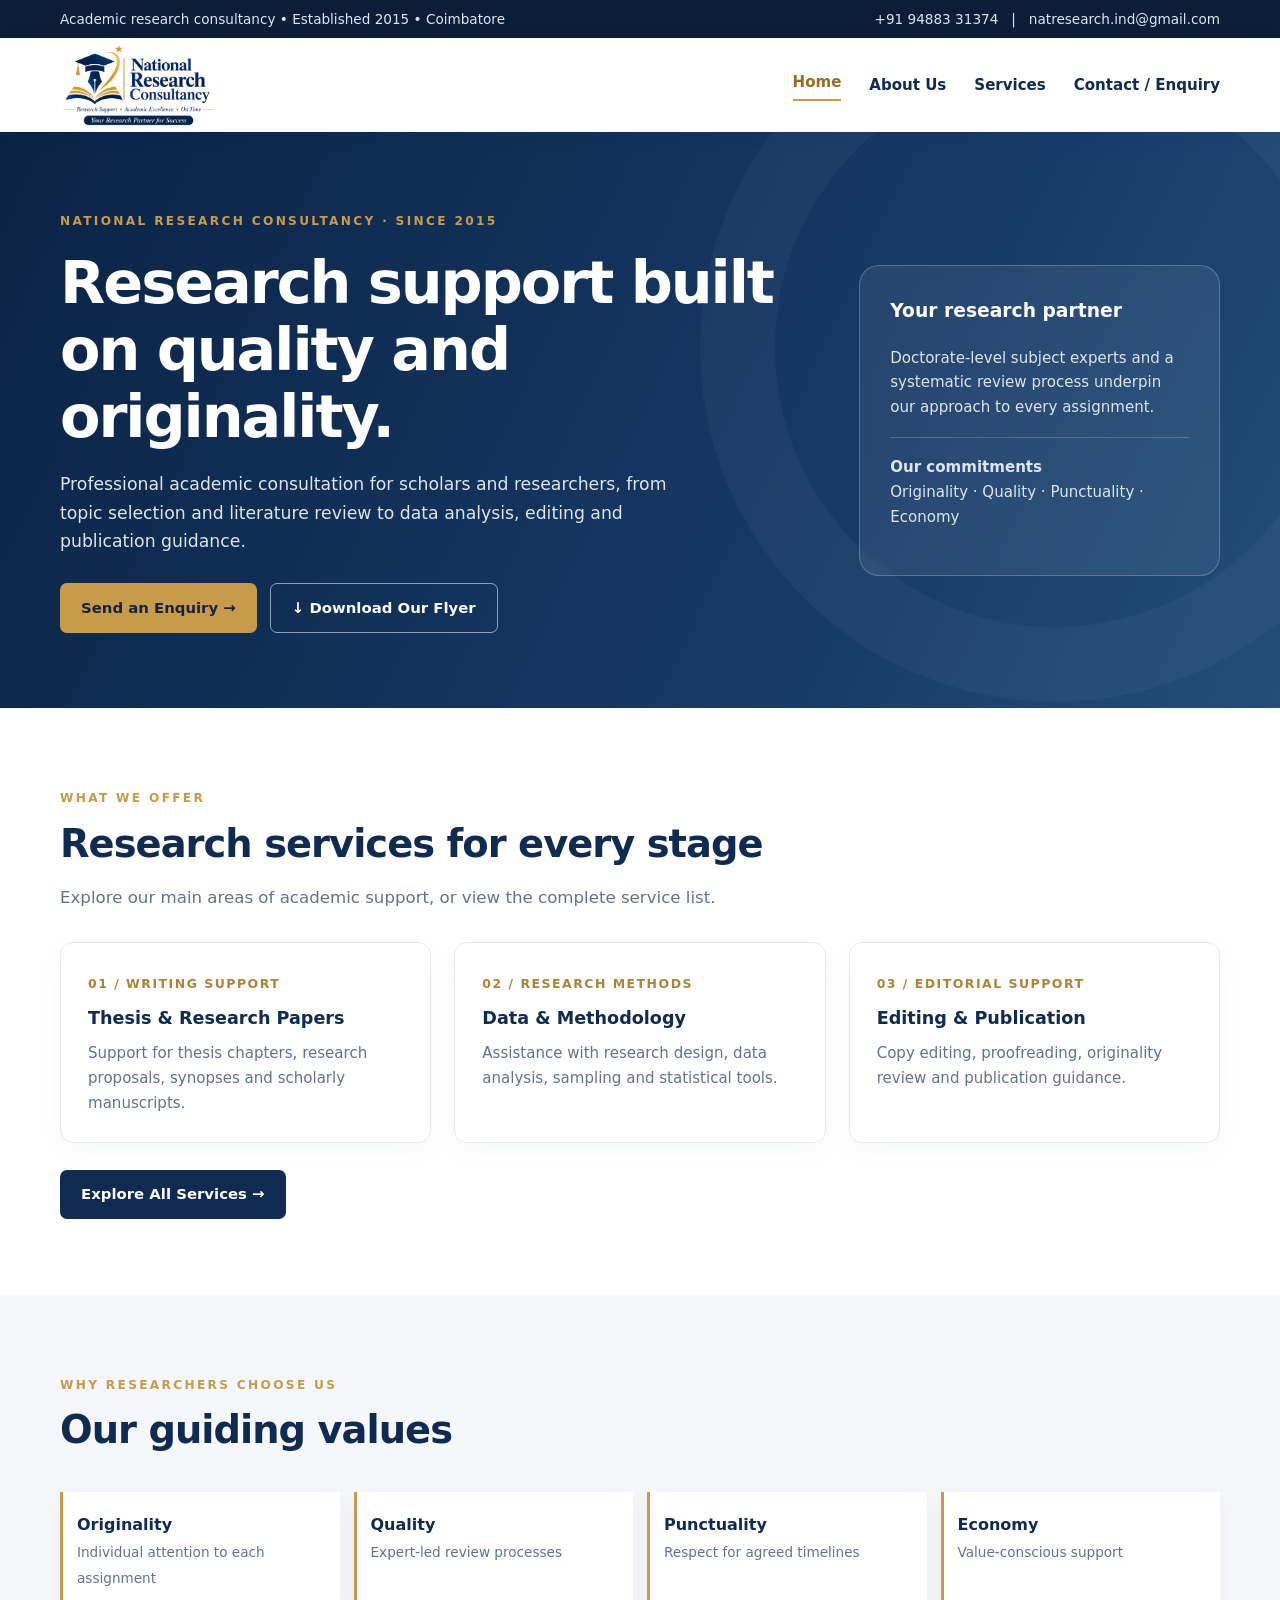
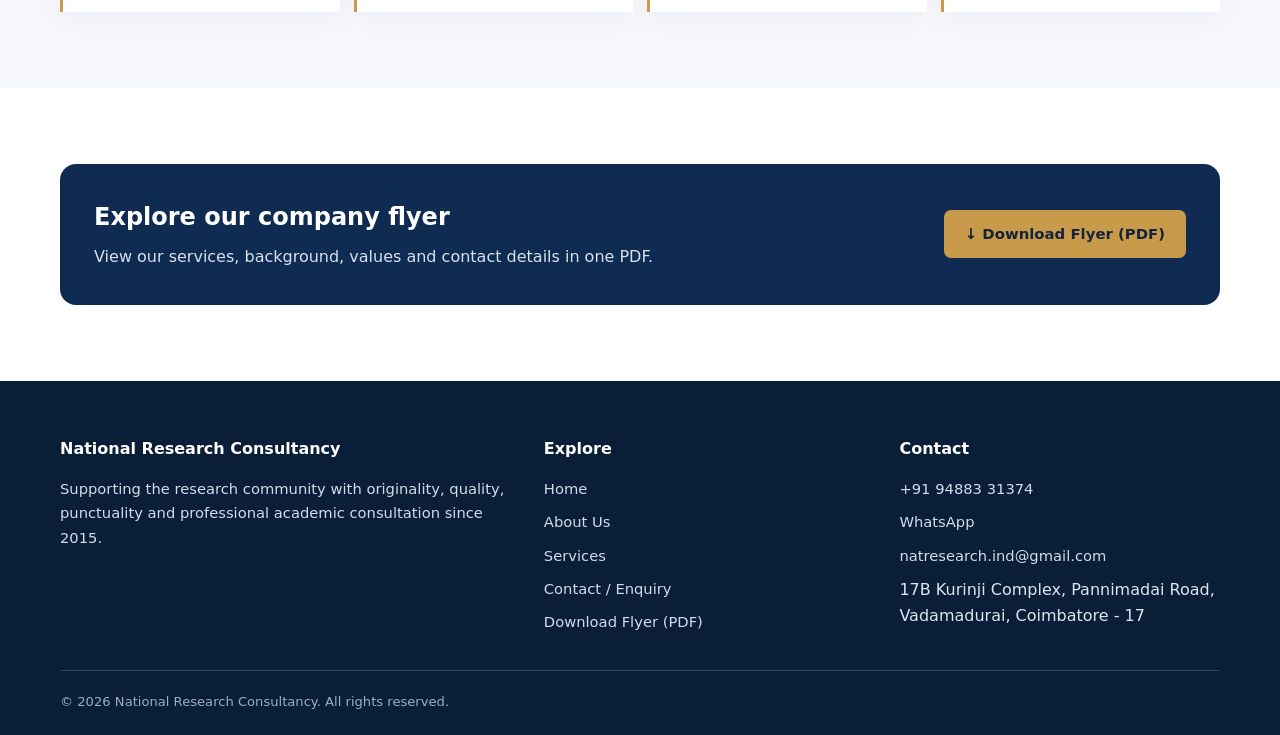
<file: index.html>
<!doctype html><html lang="en"><head><meta charset="utf-8"><meta name="viewport" content="width=device-width,initial-scale=1"><meta name="description" content="National Research Consultancy provides research support, thesis assistance, editing, data analysis and publication guidance in Coimbatore."><meta name="theme-color" content="#102b52"><title>Home | National Research Consultancy</title><link rel="icon" href="favicon.ico"><link rel="stylesheet" href="style.css"></head><body><a class="skip" href="#main">Skip to content</a><div class="topbar"><div class="container"><span>Academic research consultancy • Established 2015 • Coimbatore</span><span><a href="tel:+919488331374">+91 94883 31374</a> &nbsp; | &nbsp; <a href="mailto:natresearch.ind@gmail.com">natresearch.ind@gmail.com</a></span></div></div><header class="header"><div class="container header-inner"><a class="brand" href="index.html" aria-label="National Research Consultancy home"><img src="logo.webp" alt="National Research Consultancy logo"></a><button class="menu-toggle" type="button" aria-expanded="false" aria-controls="site-nav">☰ Menu</button><nav id="site-nav" class="nav" aria-label="Main navigation"><a href="index.html" aria-current="page">Home</a><a href="about.html">About Us</a><a href="services.html">Services</a><a href="contact.html">Contact / Enquiry</a></nav></div></header><main id="main"><section class="hero"><div class="container hero-inner"><div><span class="eyebrow">National Research Consultancy · Since 2015</span><h1>Research support built on quality and originality.</h1><p>Professional academic consultation for scholars and researchers, from topic selection and literature review to data analysis, editing and publication guidance.</p><div class="actions"><a class="btn btn-gold" href="contact.html">Send an Enquiry →</a><a class="btn btn-outline" href="NRC-Company-Flyer.pdf" download>↓ Download Our Flyer</a></div></div><div class="hero-panel"><h3>Your research partner</h3><p>Doctorate-level subject experts and a systematic review process underpin our approach to every assignment.</p><div class="line"></div><p><strong>Our commitments</strong><br>Originality · Quality · Punctuality · Economy</p></div></div></section><section class="section"><div class="container"><span class="eyebrow">What we offer</span><h2 class="section-title">Research services for every stage</h2><p class="lead">Explore our main areas of academic support, or view the complete service list.</p><div class="grid grid-3" style="margin-top:30px"><article class="card"><span class="number">01 / WRITING SUPPORT</span><h3>Thesis & Research Papers</h3><p>Support for thesis chapters, research proposals, synopses and scholarly manuscripts.</p></article><article class="card"><span class="number">02 / RESEARCH METHODS</span><h3>Data & Methodology</h3><p>Assistance with research design, data analysis, sampling and statistical tools.</p></article><article class="card"><span class="number">03 / EDITORIAL SUPPORT</span><h3>Editing & Publication</h3><p>Copy editing, proofreading, originality review and publication guidance.</p></article></div><div class="actions"><a class="btn btn-navy" href="services.html">Explore All Services →</a></div></div></section><section class="section section-soft"><div class="container"><span class="eyebrow">Why researchers choose us</span><h2 class="section-title">Our guiding values</h2><div class="feature-band"><div class="feature"><strong>Originality</strong><span>Individual attention to each assignment</span></div><div class="feature"><strong>Quality</strong><span>Expert-led review processes</span></div><div class="feature"><strong>Punctuality</strong><span>Respect for agreed timelines</span></div><div class="feature"><strong>Economy</strong><span>Value-conscious support</span></div></div></div></section><section class="section"><div class="container"><div class="download-box"><div><h2>Explore our company flyer</h2><p>View our services, background, values and contact details in one PDF.</p></div><a class="btn btn-gold" href="NRC-Company-Flyer.pdf" download>↓ Download Flyer (PDF)</a></div></div></section></main><footer class="footer"><div class="container"><div class="footer-grid"><div><h3>National Research Consultancy</h3><p>Supporting the research community with originality, quality, punctuality and professional academic consultation since 2015.</p></div><div><h3>Explore</h3><div class="footer-links"><a href="index.html" aria-current="page">Home</a><a href="about.html">About Us</a><a href="services.html">Services</a><a href="contact.html">Contact / Enquiry</a><a href="NRC-Company-Flyer.pdf" download>Download Flyer (PDF)</a></div></div><div><h3>Contact</h3><div class="footer-links"><a href="tel:+919488331374">+91 94883 31374</a><a href="https://wa.me/919488331374" target="_blank" rel="noopener noreferrer">WhatsApp</a><a href="mailto:natresearch.ind@gmail.com">natresearch.ind@gmail.com</a><span>17B Kurinji Complex, Pannimadai Road, Vadamadurai, Coimbatore - 17</span></div></div></div><div class="copyright">© <span data-year>2026</span> National Research Consultancy. All rights reserved.</div></div></footer><script src="main.js" defer></script></body></html>
</file>
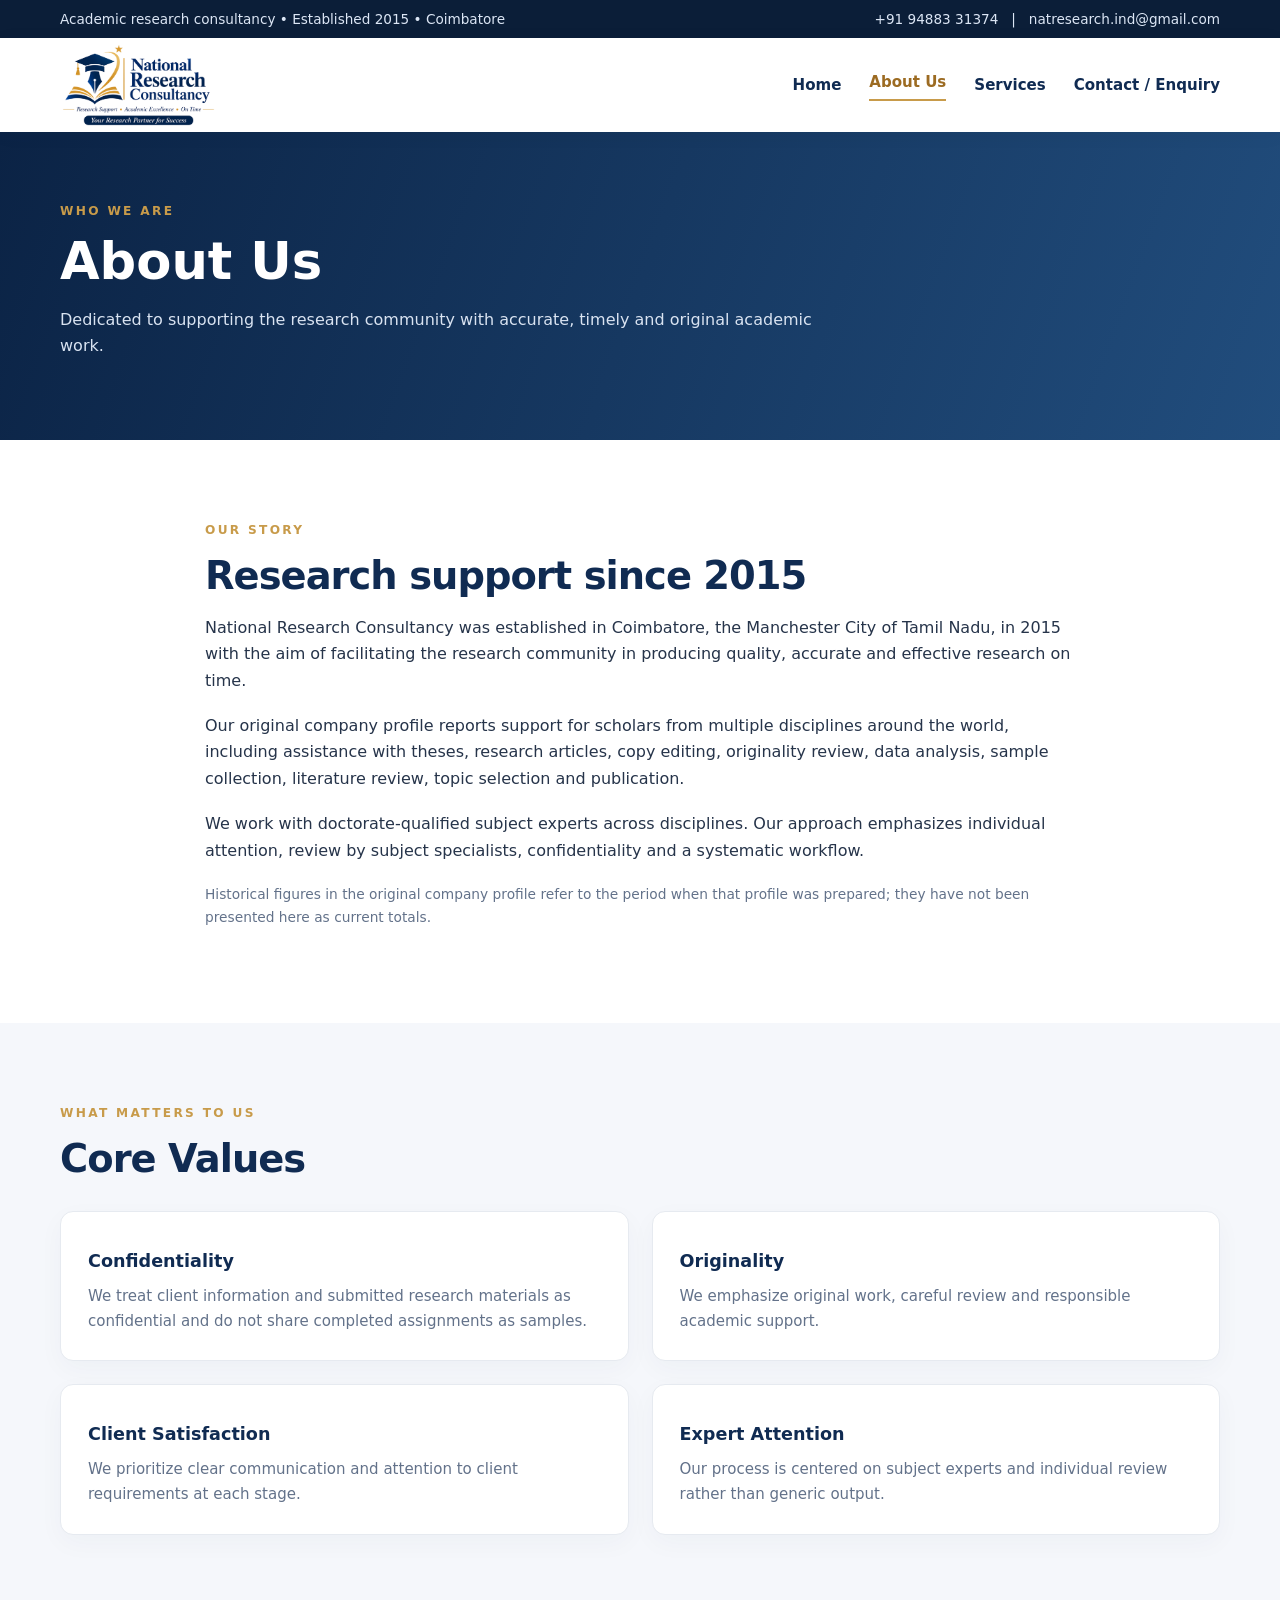
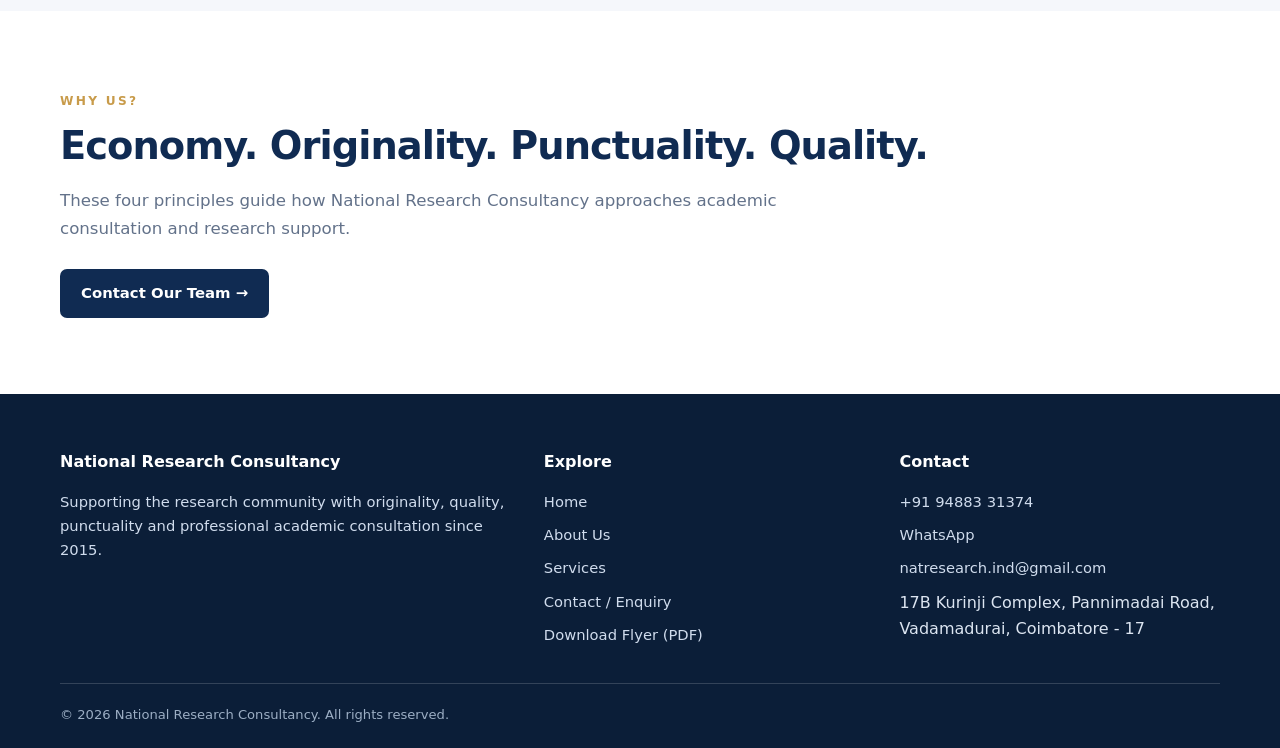
<file: about.html>
<!doctype html><html lang="en"><head><meta charset="utf-8"><meta name="viewport" content="width=device-width,initial-scale=1"><meta name="description" content="Learn about National Research Consultancy, established in Coimbatore in 2015, and its commitment to originality, confidentiality and quality."><meta name="theme-color" content="#102b52"><title>About Us | National Research Consultancy</title><link rel="icon" href="favicon.ico"><link rel="stylesheet" href="style.css"></head><body><a class="skip" href="#main">Skip to content</a><div class="topbar"><div class="container"><span>Academic research consultancy • Established 2015 • Coimbatore</span><span><a href="tel:+919488331374">+91 94883 31374</a> &nbsp; | &nbsp; <a href="mailto:natresearch.ind@gmail.com">natresearch.ind@gmail.com</a></span></div></div><header class="header"><div class="container header-inner"><a class="brand" href="index.html" aria-label="National Research Consultancy home"><img src="logo.webp" alt="National Research Consultancy logo"></a><button class="menu-toggle" type="button" aria-expanded="false" aria-controls="site-nav">☰ Menu</button><nav id="site-nav" class="nav" aria-label="Main navigation"><a href="index.html">Home</a><a href="about.html" aria-current="page">About Us</a><a href="services.html">Services</a><a href="contact.html">Contact / Enquiry</a></nav></div></header><main id="main"><section class="page-banner"><div class="container"><span class="eyebrow">Who we are</span><h1>About Us</h1><p>Dedicated to supporting the research community with accurate, timely and original academic work.</p></div></section><section class="section"><div class="container prose"><span class="eyebrow">Our story</span><h2 class="section-title">Research support since 2015</h2><p>National Research Consultancy was established in Coimbatore, the Manchester City of Tamil Nadu, in 2015 with the aim of facilitating the research community in producing quality, accurate and effective research on time.</p><p>Our original company profile reports support for scholars from multiple disciplines around the world, including assistance with theses, research articles, copy editing, originality review, data analysis, sample collection, literature review, topic selection and publication.</p><p>We work with doctorate-qualified subject experts across disciplines. Our approach emphasizes individual attention, review by subject specialists, confidentiality and a systematic workflow.</p><p class="note">Historical figures in the original company profile refer to the period when that profile was prepared; they have not been presented here as current totals.</p></div></section><section class="section section-soft"><div class="container"><span class="eyebrow">What matters to us</span><h2 class="section-title">Core Values</h2><div class="grid grid-2" style="margin-top:28px"><div class="card"><h3>Confidentiality</h3><p>We treat client information and submitted research materials as confidential and do not share completed assignments as samples.</p></div><div class="card"><h3>Originality</h3><p>We emphasize original work, careful review and responsible academic support.</p></div><div class="card"><h3>Client Satisfaction</h3><p>We prioritize clear communication and attention to client requirements at each stage.</p></div><div class="card"><h3>Expert Attention</h3><p>Our process is centered on subject experts and individual review rather than generic output.</p></div></div></div></section><section class="section"><div class="container"><span class="eyebrow">Why us?</span><h2 class="section-title">Economy. Originality. Punctuality. Quality.</h2><p class="lead">These four principles guide how National Research Consultancy approaches academic consultation and research support.</p><div class="actions"><a class="btn btn-navy" href="contact.html">Contact Our Team →</a></div></div></section></main><footer class="footer"><div class="container"><div class="footer-grid"><div><h3>National Research Consultancy</h3><p>Supporting the research community with originality, quality, punctuality and professional academic consultation since 2015.</p></div><div><h3>Explore</h3><div class="footer-links"><a href="index.html">Home</a><a href="about.html" aria-current="page">About Us</a><a href="services.html">Services</a><a href="contact.html">Contact / Enquiry</a><a href="NRC-Company-Flyer.pdf" download>Download Flyer (PDF)</a></div></div><div><h3>Contact</h3><div class="footer-links"><a href="tel:+919488331374">+91 94883 31374</a><a href="https://wa.me/919488331374" target="_blank" rel="noopener noreferrer">WhatsApp</a><a href="mailto:natresearch.ind@gmail.com">natresearch.ind@gmail.com</a><span>17B Kurinji Complex, Pannimadai Road, Vadamadurai, Coimbatore - 17</span></div></div></div><div class="copyright">© <span data-year>2026</span> National Research Consultancy. All rights reserved.</div></div></footer><script src="main.js" defer></script></body></html>
</file>
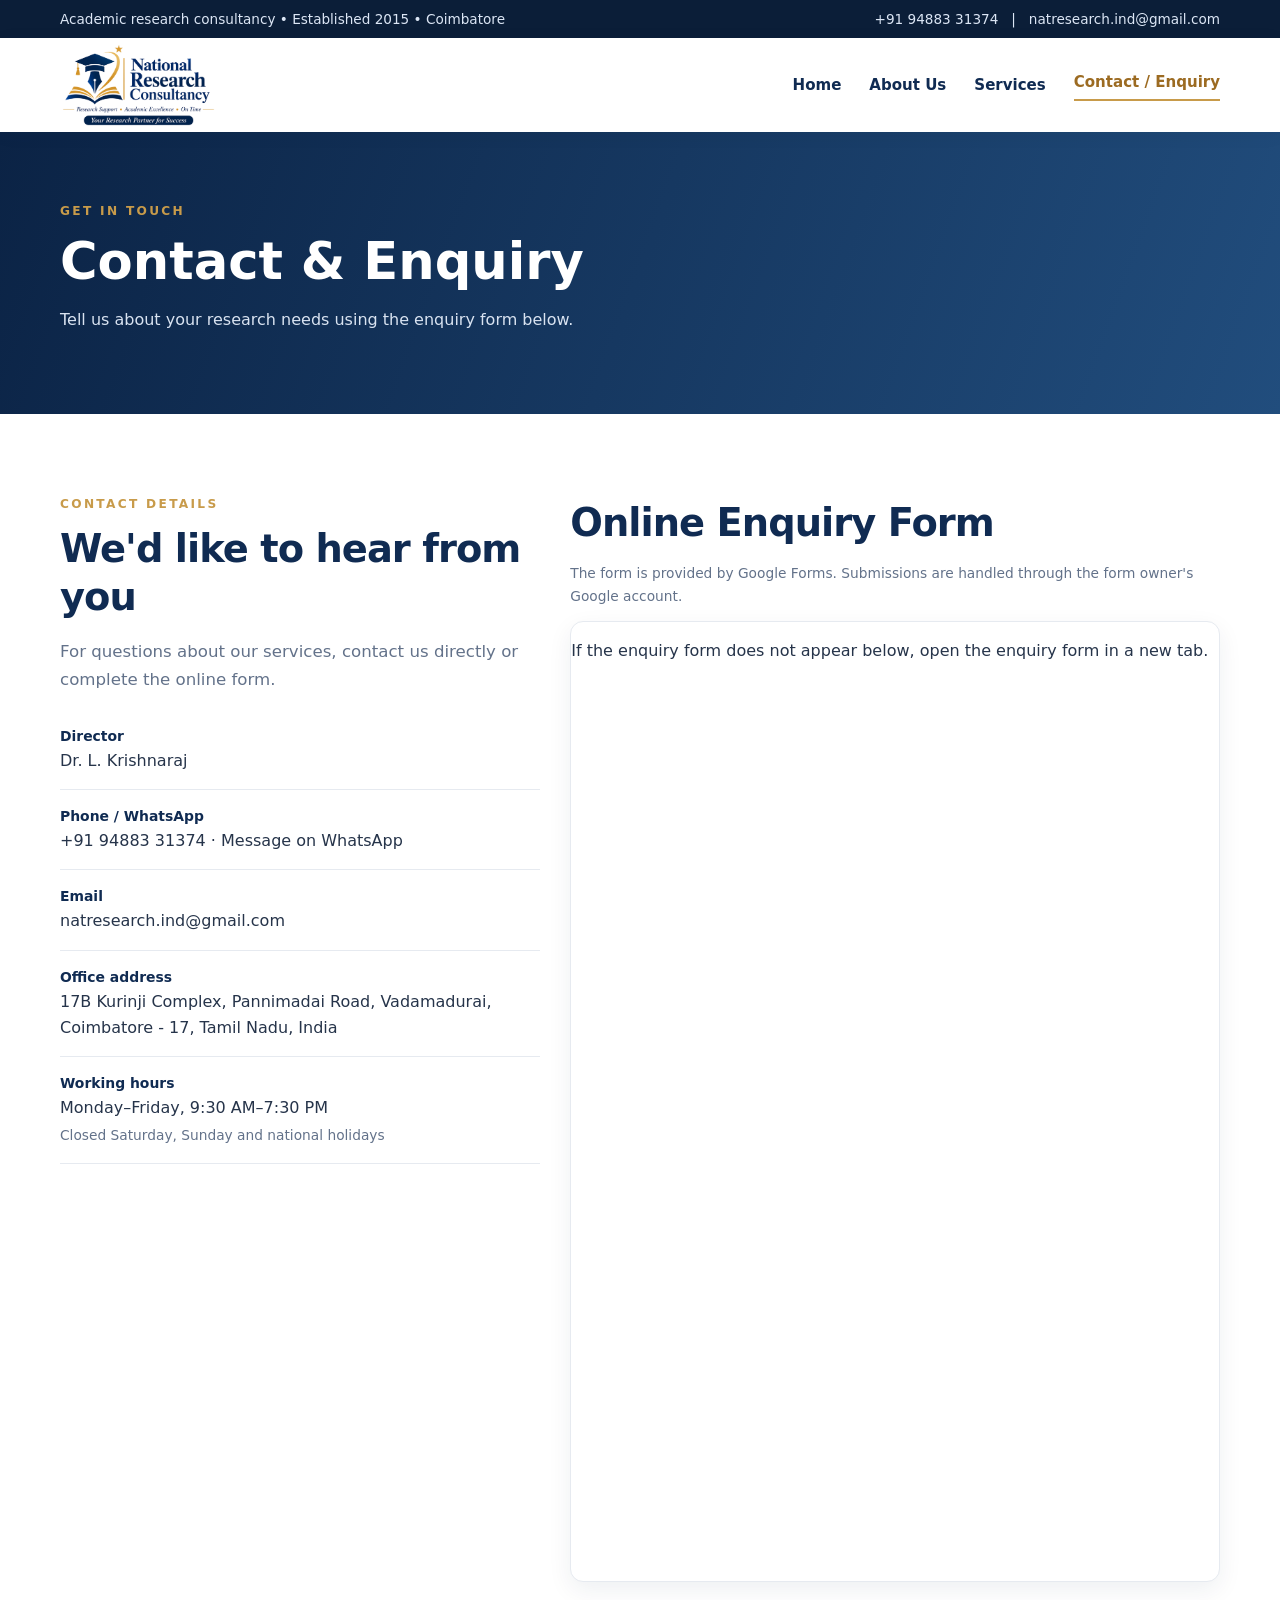
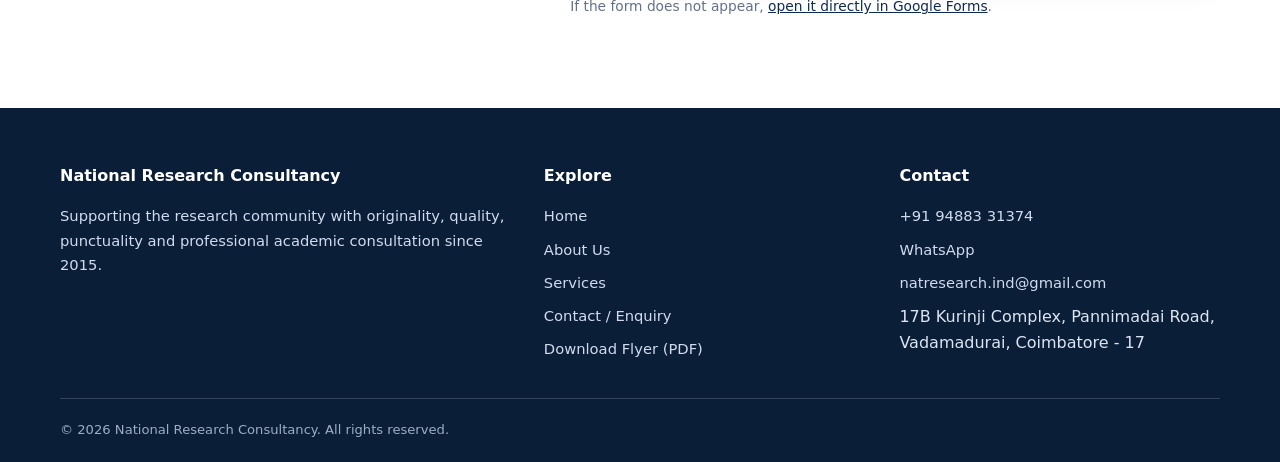
<file: contact.html>
<!doctype html><html lang="en"><head><meta charset="utf-8"><meta name="viewport" content="width=device-width,initial-scale=1"><meta name="description" content="Contact National Research Consultancy by phone, WhatsApp, email or our embedded Google enquiry form."><meta name="theme-color" content="#102b52"><title>Contact &amp; Enquiry | National Research Consultancy</title><link rel="icon" href="favicon.ico"><link rel="stylesheet" href="style.css"></head><body><a class="skip" href="#main">Skip to content</a><div class="topbar"><div class="container"><span>Academic research consultancy • Established 2015 • Coimbatore</span><span><a href="tel:+919488331374">+91 94883 31374</a> &nbsp; | &nbsp; <a href="mailto:natresearch.ind@gmail.com">natresearch.ind@gmail.com</a></span></div></div><header class="header"><div class="container header-inner"><a class="brand" href="index.html" aria-label="National Research Consultancy home"><img src="logo.webp" alt="National Research Consultancy logo"></a><button class="menu-toggle" type="button" aria-expanded="false" aria-controls="site-nav">☰ Menu</button><nav id="site-nav" class="nav" aria-label="Main navigation"><a href="index.html">Home</a><a href="about.html">About Us</a><a href="services.html">Services</a><a href="contact.html" aria-current="page">Contact / Enquiry</a></nav></div></header><main id="main"><section class="page-banner"><div class="container"><span class="eyebrow">Get in touch</span><h1>Contact & Enquiry</h1><p>Tell us about your research needs using the enquiry form below.</p></div></section><section class="section"><div class="container contact-grid"><aside><span class="eyebrow">Contact details</span><h2 class="section-title">We'd like to hear from you</h2><p class="lead">For questions about our services, contact us directly or complete the online form.</p><div class="info-row"><strong>Director</strong>Dr. L. Krishnaraj</div><div class="info-row"><strong>Phone / WhatsApp</strong><a href="tel:+919488331374">+91 94883 31374</a> · <a href="https://wa.me/919488331374" target="_blank" rel="noopener noreferrer">Message on WhatsApp</a></div><div class="info-row"><strong>Email</strong><a href="mailto:natresearch.ind@gmail.com">natresearch.ind@gmail.com</a></div><div class="info-row"><strong>Office address</strong>17B Kurinji Complex, Pannimadai Road, Vadamadurai, Coimbatore - 17, Tamil Nadu, India</div><div class="info-row"><strong>Working hours</strong>Monday–Friday, 9:30 AM–7:30 PM<br><span class="note">Closed Saturday, Sunday and national holidays</span></div></aside><div><h2 class="section-title">Online Enquiry Form</h2><p class="note">The form is provided by Google Forms. Submissions are handled through the form owner's Google account.</p><div class="form-shell"><p class="form-fallback">If the enquiry form does not appear below, <a href="https://docs.google.com/forms/d/e/1FAIpQLSd1MDkMR45-CFQzEIZS7rlqRnP9eTlXVz4KU3-J00E2sDJNSg/viewform" target="_blank" rel="noopener noreferrer">open the enquiry form in a new tab</a>.</p><iframe src="https://docs.google.com/forms/d/e/1FAIpQLSd1MDkMR45-CFQzEIZS7rlqRnP9eTlXVz4KU3-J00E2sDJNSg/viewform?embedded=true" title="National Research Consultancy enquiry form" loading="lazy">Loading enquiry form…</iframe></div><p class="note">If the form does not appear, <a href="https://docs.google.com/forms/d/e/1FAIpQLSd1MDkMR45-CFQzEIZS7rlqRnP9eTlXVz4KU3-J00E2sDJNSg/viewform" target="_blank" rel="noopener noreferrer" style="color:#102b52;text-decoration:underline">open it directly in Google Forms</a>.</p></div></div></section></main><footer class="footer"><div class="container"><div class="footer-grid"><div><h3>National Research Consultancy</h3><p>Supporting the research community with originality, quality, punctuality and professional academic consultation since 2015.</p></div><div><h3>Explore</h3><div class="footer-links"><a href="index.html">Home</a><a href="about.html">About Us</a><a href="services.html">Services</a><a href="contact.html" aria-current="page">Contact / Enquiry</a><a href="NRC-Company-Flyer.pdf" download>Download Flyer (PDF)</a></div></div><div><h3>Contact</h3><div class="footer-links"><a href="tel:+919488331374">+91 94883 31374</a><a href="https://wa.me/919488331374" target="_blank" rel="noopener noreferrer">WhatsApp</a><a href="mailto:natresearch.ind@gmail.com">natresearch.ind@gmail.com</a><span>17B Kurinji Complex, Pannimadai Road, Vadamadurai, Coimbatore - 17</span></div></div></div><div class="copyright">© <span data-year>2026</span> National Research Consultancy. All rights reserved.</div></div></footer><script src="main.js" defer></script></body></html>
</file>
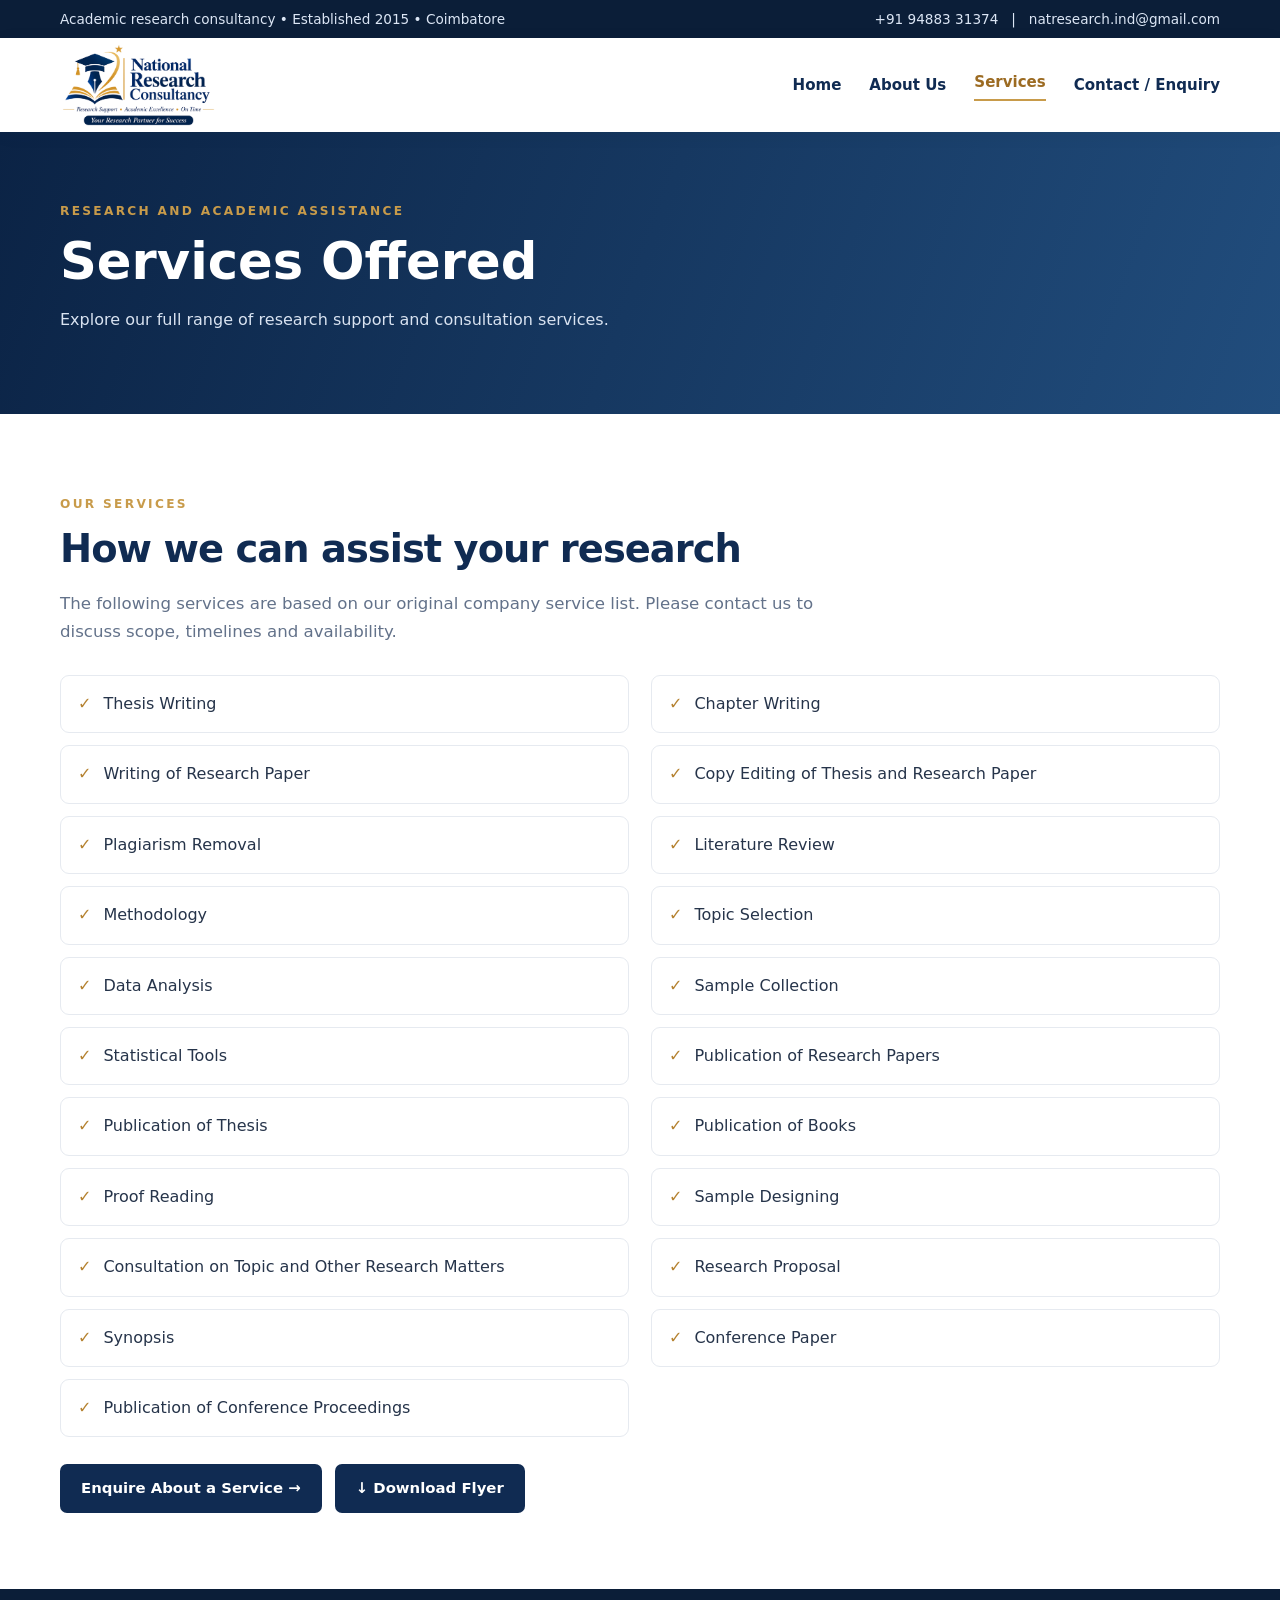
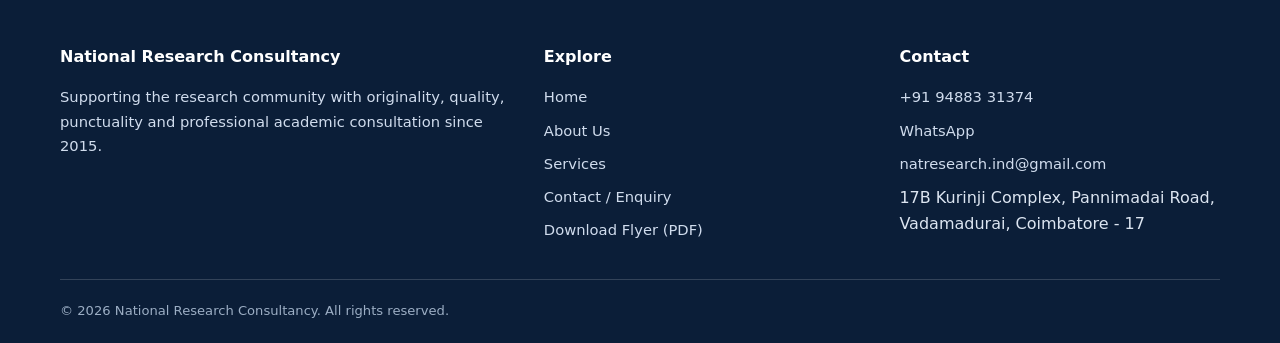
<file: services.html>
<!doctype html><html lang="en"><head><meta charset="utf-8"><meta name="viewport" content="width=device-width,initial-scale=1"><meta name="description" content="Explore 21 research consultancy services including thesis writing support, editing, literature review, data analysis and publication assistance."><meta name="theme-color" content="#102b52"><title>Services | National Research Consultancy</title><link rel="icon" href="favicon.ico"><link rel="stylesheet" href="style.css"></head><body><a class="skip" href="#main">Skip to content</a><div class="topbar"><div class="container"><span>Academic research consultancy • Established 2015 • Coimbatore</span><span><a href="tel:+919488331374">+91 94883 31374</a> &nbsp; | &nbsp; <a href="mailto:natresearch.ind@gmail.com">natresearch.ind@gmail.com</a></span></div></div><header class="header"><div class="container header-inner"><a class="brand" href="index.html" aria-label="National Research Consultancy home"><img src="logo.webp" alt="National Research Consultancy logo"></a><button class="menu-toggle" type="button" aria-expanded="false" aria-controls="site-nav">☰ Menu</button><nav id="site-nav" class="nav" aria-label="Main navigation"><a href="index.html">Home</a><a href="about.html">About Us</a><a href="services.html" aria-current="page">Services</a><a href="contact.html">Contact / Enquiry</a></nav></div></header><main id="main"><section class="page-banner"><div class="container"><span class="eyebrow">Research and academic assistance</span><h1>Services Offered</h1><p>Explore our full range of research support and consultation services.</p></div></section><section class="section"><div class="container"><span class="eyebrow">Our services</span><h2 class="section-title">How we can assist your research</h2><p class="lead">The following services are based on our original company service list. Please contact us to discuss scope, timelines and availability.</p><ul class="service-list"><li>Thesis Writing</li><li>Chapter Writing</li><li>Writing of Research Paper</li><li>Copy Editing of Thesis and Research Paper</li><li>Plagiarism Removal</li><li>Literature Review</li><li>Methodology</li><li>Topic Selection</li><li>Data Analysis</li><li>Sample Collection</li><li>Statistical Tools</li><li>Publication of Research Papers</li><li>Publication of Thesis</li><li>Publication of Books</li><li>Proof Reading</li><li>Sample Designing</li><li>Consultation on Topic and Other Research Matters</li><li>Research Proposal</li><li>Synopsis</li><li>Conference Paper</li><li>Publication of Conference Proceedings</li></ul><div class="actions"><a class="btn btn-navy" href="contact.html">Enquire About a Service →</a><a class="btn btn-navy" href="NRC-Company-Flyer.pdf" download>↓ Download Flyer</a></div></div></section></main><footer class="footer"><div class="container"><div class="footer-grid"><div><h3>National Research Consultancy</h3><p>Supporting the research community with originality, quality, punctuality and professional academic consultation since 2015.</p></div><div><h3>Explore</h3><div class="footer-links"><a href="index.html">Home</a><a href="about.html">About Us</a><a href="services.html" aria-current="page">Services</a><a href="contact.html">Contact / Enquiry</a><a href="NRC-Company-Flyer.pdf" download>Download Flyer (PDF)</a></div></div><div><h3>Contact</h3><div class="footer-links"><a href="tel:+919488331374">+91 94883 31374</a><a href="https://wa.me/919488331374" target="_blank" rel="noopener noreferrer">WhatsApp</a><a href="mailto:natresearch.ind@gmail.com">natresearch.ind@gmail.com</a><span>17B Kurinji Complex, Pannimadai Road, Vadamadurai, Coimbatore - 17</span></div></div></div><div class="copyright">© <span data-year>2026</span> National Research Consultancy. All rights reserved.</div></div></footer><script src="main.js" defer></script></body></html>
</file>
<file: style.css>
:root{--navy:#102b52;--deep:#0b1e38;--gold:#c89b4a;--text:#26344a;--muted:#63728a;--line:#e6eaf0;--soft:#f5f7fb;--white:#fff}*{box-sizing:border-box}html{scroll-behavior:smooth}body{margin:0;color:var(--text);font:16px/1.65 system-ui,-apple-system,'Segoe UI',Arial,sans-serif;background:#fff}a{color:inherit;text-decoration:none}button{font:inherit}img{max-width:100%;display:block}.container{width:min(1160px,calc(100% - 40px));margin:auto}.skip{position:absolute;left:-9999px;top:10px;background:white;padding:10px;z-index:20}.skip:focus{left:10px}.topbar{background:var(--deep);color:#dce6f5;font-size:.85rem}.topbar .container{display:flex;justify-content:space-between;gap:14px;padding:8px 0;flex-wrap:wrap}.topbar a:hover,.footer a:hover{color:#e5ba70}.header{background:white;box-shadow:0 3px 18px #152b4b0c;position:sticky;top:0;z-index:10}.header-inner{display:flex;justify-content:space-between;align-items:center;gap:20px;min-height:94px}.brand img{width:255px;height:86px;object-fit:contain;object-position:left center}.nav{display:flex;align-items:center;gap:28px}.nav a{font-size:.94rem;font-weight:650;color:var(--navy)}.nav a:hover,.nav a[aria-current=page]{color:#9c6b22}.nav a[aria-current=page]{border-bottom:2px solid var(--gold);padding-bottom:5px}.menu-toggle{display:none;border:1px solid var(--line);border-radius:8px;background:white;padding:8px 12px;color:var(--navy);cursor:pointer}.hero{background:linear-gradient(115deg,#0b2345 0%,#173b68 68%,#234d79 100%);color:white;overflow:hidden;position:relative}.hero:after{content:'';position:absolute;right:-130px;top:-140px;width:560px;height:560px;border:75px solid #ffffff09;border-radius:50%}.hero-inner{min-height:470px;display:grid;grid-template-columns:1.35fr .65fr;align-items:center;gap:50px;padding:75px 0;position:relative;z-index:1}.eyebrow{font-size:.76rem;text-transform:uppercase;letter-spacing:.19em;color:var(--gold);font-weight:800}.hero h1{font-size:clamp(2.25rem,4.6vw,4.2rem);line-height:1.14;letter-spacing:-.035em;max-width:750px;margin:15px 0 20px}.hero p{color:#dce6f2;font-size:1.08rem;max-width:630px}.hero-panel{background:#ffffff12;border:1px solid #ffffff3b;border-radius:20px;padding:30px;backdrop-filter:blur(5px)}.hero-panel h3{color:#fff;margin-top:0}.hero-panel p{font-size:.94rem}.hero-panel .line{height:1px;background:#ffffff30;margin:17px 0}.actions{display:flex;gap:13px;flex-wrap:wrap;margin-top:27px}.btn{display:inline-flex;align-items:center;justify-content:center;padding:12px 21px;border-radius:7px;font-weight:750;font-size:.93rem;transition:transform .2s,background .2s;gap:8px}.btn:hover{transform:translateY(-2px)}.btn-gold{background:var(--gold);color:#15243c}.btn-gold:hover{background:#e1b76b}.btn-outline{border:1px solid #ffffff88;color:white}.btn-outline:hover{background:#ffffff15}.btn-navy{background:var(--navy);color:white}.btn-navy:hover{background:#244d80}.section{padding:76px 0}.section-soft{background:var(--soft)}.section-title{font-size:clamp(1.8rem,3vw,2.5rem);line-height:1.25;letter-spacing:-.025em;color:var(--navy);margin:9px 0 15px}.lead{color:var(--muted);max-width:760px;font-size:1.04rem}.grid{display:grid;gap:23px}.grid-3{grid-template-columns:repeat(3,minmax(0,1fr))}.grid-2{grid-template-columns:repeat(2,minmax(0,1fr))}.card{background:#fff;border:1px solid var(--line);border-radius:13px;padding:27px;box-shadow:0 8px 26px #122c4809}.card h3{color:var(--navy);margin:8px 0;font-size:1.1rem}.card p{color:var(--muted);font-size:.94rem;margin:0}.card .number{color:#b08235;font-size:.78rem;font-weight:800;letter-spacing:.12em}.feature-band{display:grid;grid-template-columns:repeat(4,1fr);gap:14px;margin-top:38px}.feature{padding:20px 14px;border-left:3px solid var(--gold);background:white;box-shadow:0 6px 25px #142c4b0a}.feature strong{display:block;color:var(--navy)}.feature span{color:var(--muted);font-size:.85rem}.page-banner{background:linear-gradient(110deg,#0b2345,#214d7d);padding:65px 0;color:white}.page-banner h1{font-size:clamp(2rem,4vw,3.2rem);margin:8px 0 10px;line-height:1.15}.page-banner p{color:#d9e3f1;max-width:760px}.prose{max-width:870px}.prose p{margin:0 0 19px}.service-list{display:grid;grid-template-columns:repeat(2,minmax(0,1fr));gap:12px 22px;padding:0;list-style:none;margin-top:30px}.service-list li{background:#fff;border:1px solid var(--line);border-radius:9px;padding:15px 17px;display:flex;gap:12px;align-items:flex-start}.service-list li:before{content:'✓';font-weight:900;color:#b58230}.contact-grid{display:grid;grid-template-columns:.85fr 1.15fr;gap:30px;align-items:start}.info-row{border-bottom:1px solid var(--line);padding:15px 0}.info-row strong{display:block;color:var(--navy);font-size:.87rem}.info-row a{overflow-wrap:anywhere}.form-shell{border:1px solid var(--line);border-radius:13px;overflow:hidden;background:#fff;box-shadow:0 8px 25px #142c4b12}.form-shell iframe{display:block;width:100%;height:900px;border:0}.download-box{display:flex;justify-content:space-between;align-items:center;gap:20px;background:var(--navy);color:white;padding:34px;border-radius:16px}.download-box h2{margin:0 0 7px}.download-box p{margin:0;color:#d6e1f0}.footer{background:#0b1e38;color:#dce5f1;padding:55px 0 22px}.footer-grid{display:grid;grid-template-columns:1.4fr 1fr 1fr;gap:35px}.footer h3{color:#fff;font-size:1rem;margin:0 0 15px}.footer p,.footer a{font-size:.92rem;color:#d0dced}.footer-links{display:grid;gap:9px}.copyright{border-top:1px solid #ffffff2a;margin-top:36px;padding-top:20px;color:#9caec4;font-size:.82rem}.note{font-size:.86rem;color:var(--muted)}@media(max-width:850px){.hero-inner{grid-template-columns:1fr;gap:24px}.hero-panel{max-width:530px}.grid-3{grid-template-columns:repeat(2,1fr)}.feature-band{grid-template-columns:repeat(2,1fr)}.contact-grid{grid-template-columns:1fr}.footer-grid{grid-template-columns:1fr 1fr}.menu-toggle{display:block}.nav{display:none;position:absolute;top:100%;left:0;right:0;background:#fff;padding:18px 25px;box-shadow:0 14px 20px #132f501a;flex-direction:column;align-items:flex-start;gap:16px}.nav.open{display:flex}}@media(max-width:570px){.container{width:min(100% - 30px,1160px)}.topbar .container{gap:3px}.header-inner{min-height:76px}.brand img{width:185px;height:70px}.hero-inner{padding:56px 0;min-height:auto}.section{padding:54px 0}.grid-3,.grid-2,.service-list,.footer-grid{grid-template-columns:1fr}.feature-band{grid-template-columns:repeat(2,1fr)}.download-box{flex-direction:column;align-items:flex-start;padding:25px}.form-shell iframe{height:1000px}}


/* NRC subtle motion enhancements */
@keyframes nrcFadeUp {from {opacity:0;transform:translateY(18px)}to {opacity:1;transform:translateY(0)}}
@keyframes nrcSoftFloat {0%,100%{transform:translateY(0)}50%{transform:translateY(-7px)}}
@keyframes nrcGlow {0%,100%{opacity:.65}50%{opacity:1}}
.hero .eyebrow,.hero h1,.hero p,.hero .actions {animation:nrcFadeUp .7s ease-out both}
.hero h1{animation-delay:.1s}.hero p{animation-delay:.2s}.hero .actions{animation-delay:.3s}
.hero-panel{animation:nrcFadeUp .85s .25s ease-out both}
.hero:after{animation:nrcSoftFloat 9s ease-in-out infinite}
.card,.feature,.service-list li,.download-box,.form-shell{transition:transform .25s ease,box-shadow .25s ease,border-color .25s ease}
.card:hover,.feature:hover,.service-list li:hover{transform:translateY(-5px);box-shadow:0 14px 34px #122c481b;border-color:#d9bf8f}
.download-box:hover,.form-shell:hover{box-shadow:0 15px 38px #122c481a}
.nav a{transition:color .2s ease}
.btn{transition:transform .2s ease,background .2s ease,box-shadow .2s ease}
.btn:hover{box-shadow:0 7px 20px #081d3729}
/* Elements stay visible unless JS confirms IntersectionObserver support. */
.motion-ready .reveal{opacity:0;transform:translateY(20px);transition:opacity .65s ease,transform .65s ease}
.motion-ready .reveal.is-visible{opacity:1;transform:translateY(0)}
@media (prefers-reduced-motion:reduce){html{scroll-behavior:auto!important}*,*::before,*::after{animation:none!important;transition:none!important}.motion-ready .reveal{opacity:1!important;transform:none!important}}
</file>
